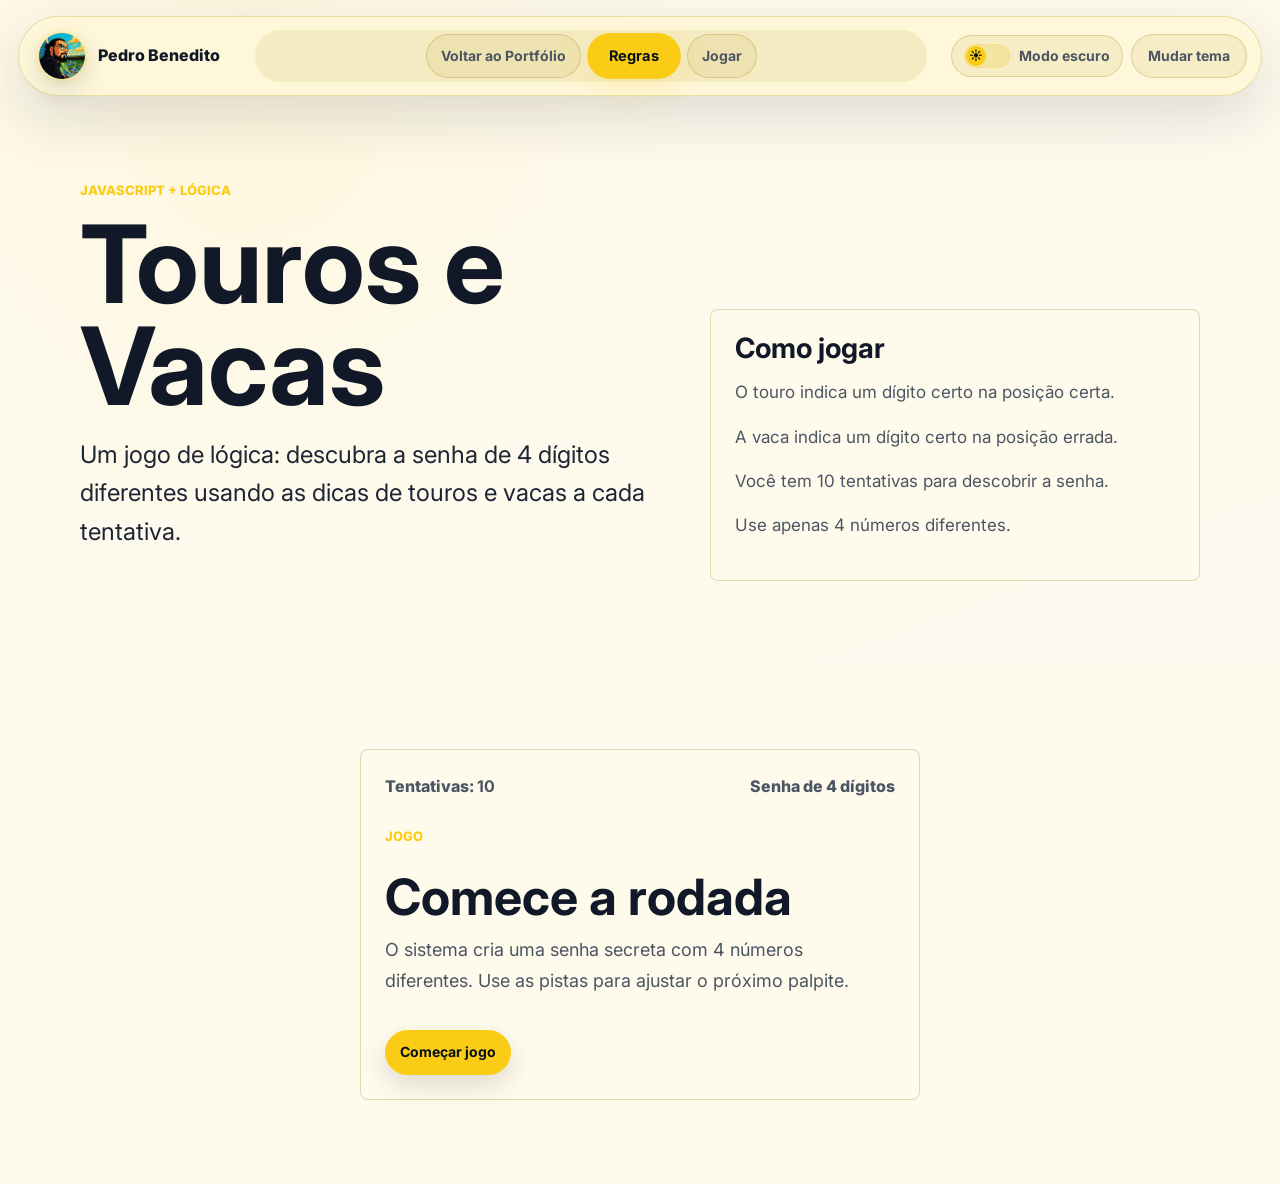
<file: extra/index.html>
<!DOCTYPE html>
<html lang="pt-BR">
<head>
  <meta charset="UTF-8">
  <meta name="viewport" content="width=device-width, initial-scale=1.0">
  <meta name="description" content="Jogo Touros e Vacas criado por Pedro Benedito.">
  <title>Touros e Vacas | Pedro Benedito</title>
  <link rel="preconnect" href="https://fonts.googleapis.com">
  <link rel="preconnect" href="https://fonts.gstatic.com" crossorigin>
  <link href="https://fonts.googleapis.com/css2?family=Inter:wght@400;500;600;700;800&display=swap" rel="stylesheet">
  <link rel="stylesheet" href="../styles.css">
</head>
<body class="game-page">
  <header class="site-header" data-header>
    <a class="brand" href="https://github.com/PedroBenedito1998" target="_blank" rel="noreferrer" aria-label="Abrir GitHub atual de Pedro Benedito">
      <img src="../assets/old/newPROFILE.jpg" alt="Foto de Pedro Benedito">
      <span>Pedro Benedito</span>
    </a>

    <nav class="nav" aria-label="Navegação do jogo">
      <a href="../index.html#projetos">Voltar ao Portfólio</a>
      <a href="#regras">Regras</a>
      <a href="#jogo">Jogar</a>
    </nav>

    <div class="header-controls" aria-label="Opcoes visuais do site">
      <button class="mode-switch" type="button" data-mode-switch role="switch" aria-checked="true" aria-label="Alternar modo escuro">
        <span class="mode-switch-track" aria-hidden="true">
          <span class="mode-switch-thumb" data-mode-icon>☾</span>
        </span>
        <span class="mode-switch-text" data-mode-label>Modo escuro</span>
      </button>
      <button class="theme-button" type="button" data-theme-button aria-label="Mudar cor do site">
        <span>Mudar tema</span>
      </button>
    </div>
  </header>

  <div class="toast" data-mode-toast role="status" aria-live="polite"></div>

  <main>
    <section class="game-hero" id="regras">
      <div class="section-shell game-layout">
        <div>
          <p class="section-kicker">JavaScript + lógica</p>
          <h1>Touros e Vacas</h1>
          <p class="hero-lead">
            Um jogo de lógica: descubra a senha de 4 dígitos diferentes usando as dicas
            de touros e vacas a cada tentativa.
          </p>
        </div>

        <div class="rules-box">
          <h2>Como jogar</h2>
          <p>O touro indica um dígito certo na posição certa.</p>
          <p>A vaca indica um dígito certo na posição errada.</p>
          <p>Você tem 10 tentativas para descobrir a senha.</p>
          <p>Use apenas 4 números diferentes.</p>
        </div>
      </div>
    </section>

    <section class="game-band" id="jogo">
      <div class="section-shell">
        <div class="game-card playfield-card bulls-card">
          <div id="gerarNumeros" class="bulls-start">
            <div class="score-row">
              <span>Tentativas: <strong>10</strong></span>
              <span>Senha de 4 dígitos</span>
            </div>
            <p class="section-kicker">Jogo</p>
            <h2>Comece a rodada</h2>
            <p>O sistema cria uma senha secreta com 4 números diferentes. Use as pistas para ajustar o próximo palpite.</p>
            <div class="hero-actions">
              <button class="button primary playGame" id="playGame">Começar jogo</button>
            </div>
          </div>

          <div class="verificacao" style="display: none">
            <div class="score-row">
              <span>Rodada ativa</span>
              <span>10 tentativas</span>
            </div>
            <label class="game-label" for="senhaDeChute">Seu palpite</label>
            <div class="guess-row">
              <input type="text" id="senhaDeChute" maxlength="4" inputmode="numeric" placeholder="1234">
              <button class="button primary" id="verificarBtn">Verificar</button>
            </div>
            <div id="feedback" class="game-feedback" role="status"></div>
            <div id="resultados" class="resultados"></div>
          </div>
        </div>
      </div>
    </section>
  </main>

  <script src="../script.js"></script>
  <script src="script/script.js"></script>
</body>
</html>
</file>
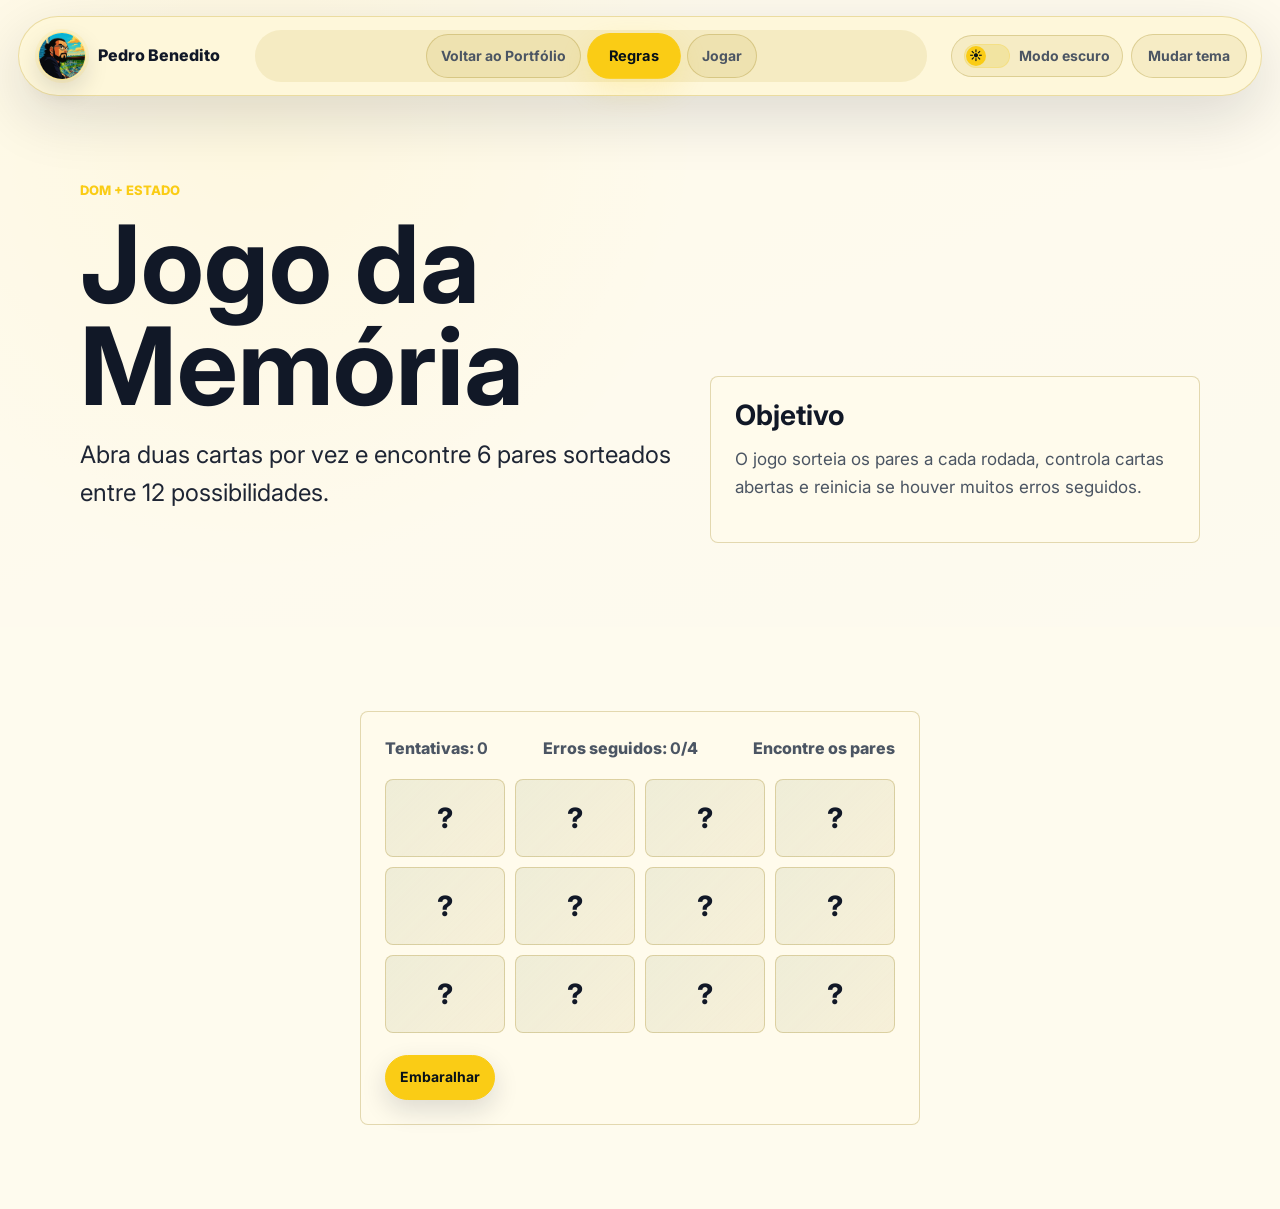
<file: games/memoria/index.html>
<!DOCTYPE html>
<html lang="pt-BR">
<head>
  <meta charset="UTF-8">
  <meta name="viewport" content="width=device-width, initial-scale=1.0">
  <meta name="description" content="Jogo da memória em JavaScript criado por Pedro Benedito.">
  <title>Jogo da Memória | Pedro Benedito</title>
  <link rel="preconnect" href="https://fonts.googleapis.com">
  <link rel="preconnect" href="https://fonts.gstatic.com" crossorigin>
  <link href="https://fonts.googleapis.com/css2?family=Inter:wght@400;500;600;700;800&display=swap" rel="stylesheet">
  <link rel="stylesheet" href="../../styles.css">
</head>
<body class="game-page">
  <header class="site-header" data-header>
    <a class="brand" href="https://github.com/PedroBenedito1998" target="_blank" rel="noreferrer" aria-label="Abrir GitHub atual de Pedro Benedito">
      <img src="../../assets/old/newPROFILE.jpg" alt="Foto de Pedro Benedito">
      <span>Pedro Benedito</span>
    </a>

    <nav class="nav" aria-label="Navegação do jogo">
      <a href="../../index.html#projetos">Voltar ao Portfólio</a>
      <a href="#regras">Regras</a>
      <a href="#jogo">Jogar</a>
    </nav>

    <div class="header-controls" aria-label="Opcoes visuais do site">
      <button class="mode-switch" type="button" data-mode-switch role="switch" aria-checked="true" aria-label="Alternar modo escuro">
        <span class="mode-switch-track" aria-hidden="true">
          <span class="mode-switch-thumb" data-mode-icon>☾</span>
        </span>
        <span class="mode-switch-text" data-mode-label>Modo escuro</span>
      </button>
      <button class="theme-button" type="button" data-theme-button aria-label="Mudar cor do site">
        <span>Mudar tema</span>
      </button>
    </div>
  </header>

  <div class="toast" data-mode-toast role="status" aria-live="polite"></div>

  <main>
    <section class="game-hero" id="regras">
      <div class="section-shell game-layout">
        <div>
          <p class="section-kicker">DOM + estado</p>
          <h1>Jogo da Memória</h1>
          <p class="hero-lead">Abra duas cartas por vez e encontre 6 pares sorteados entre 12 possibilidades.</p>
        </div>
        <div class="rules-box">
          <h2>Objetivo</h2>
          <p>O jogo sorteia os pares a cada rodada, controla cartas abertas e reinicia se houver muitos erros seguidos.</p>
        </div>
      </div>
    </section>

    <section class="game-band" id="jogo">
      <div class="section-shell">
        <div class="game-card playfield-card">
          <div class="score-row">
            <span>Tentativas: <strong data-moves>0</strong></span>
            <span>Erros seguidos: <strong data-errors>0</strong>/4</span>
            <span data-memory-status>Encontre os pares</span>
          </div>
          <div class="memory-grid" data-memory-grid></div>
          <div class="hero-actions">
            <button class="button primary" type="button" data-memory-reset>Embaralhar</button>
          </div>
        </div>
      </div>
    </section>
  </main>

  <script src="../../script.js"></script>
  <script src="script.js"></script>
</body>
</html>
</file>
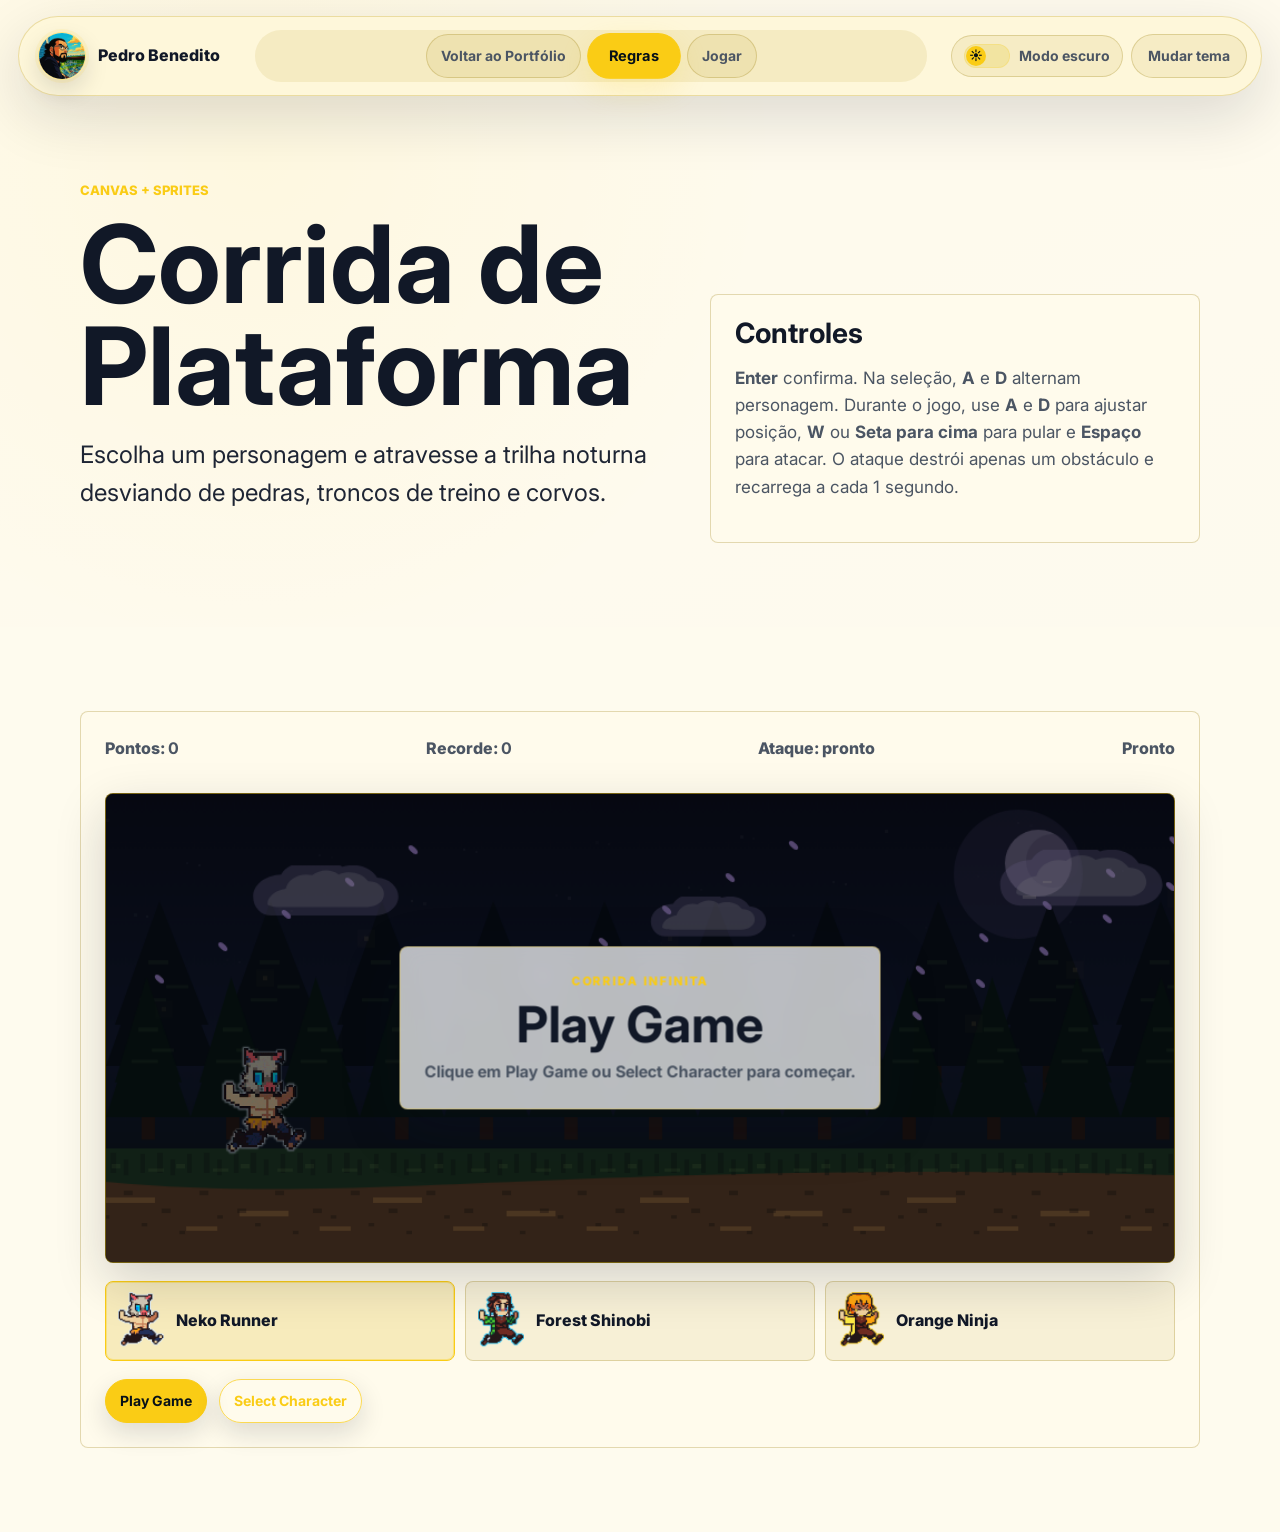
<file: games/plataforma/index.html>
<!DOCTYPE html>
<html lang="pt-BR">
<head>
  <meta charset="UTF-8">
  <meta name="viewport" content="width=device-width, initial-scale=1.0">
  <meta name="description" content="Jogo de plataforma em JavaScript criado por Pedro Benedito.">
  <title>Corrida de Plataforma | Pedro Benedito</title>
  <link rel="preconnect" href="https://fonts.googleapis.com">
  <link rel="preconnect" href="https://fonts.gstatic.com" crossorigin>
  <link href="https://fonts.googleapis.com/css2?family=Inter:wght@400;500;600;700;800&display=swap" rel="stylesheet">
  <link rel="stylesheet" href="../../styles.css">
</head>
<body class="game-page platform-page">
  <header class="site-header" data-header>
    <a class="brand" href="https://github.com/PedroBenedito1998" target="_blank" rel="noreferrer" aria-label="Abrir GitHub atual de Pedro Benedito">
      <img src="../../assets/old/newPROFILE.jpg" alt="Foto de Pedro Benedito">
      <span>Pedro Benedito</span>
    </a>

    <nav class="nav" aria-label="Navegação do jogo">
      <a href="../../index.html#projetos">Voltar ao Portfólio</a>
      <a href="#regras">Regras</a>
      <a href="#jogo">Jogar</a>
    </nav>

    <div class="header-controls" aria-label="Opções visuais do site">
      <button class="mode-switch" type="button" data-mode-switch role="switch" aria-checked="true" aria-label="Alternar modo escuro">
        <span class="mode-switch-track" aria-hidden="true">
          <span class="mode-switch-thumb" data-mode-icon>☾</span>
        </span>
        <span class="mode-switch-text" data-mode-label>Modo escuro</span>
      </button>
      <button class="theme-button" type="button" data-theme-button aria-label="Mudar cor do site">
        <span>Mudar tema</span>
      </button>
    </div>
  </header>

  <div class="toast" data-mode-toast role="status" aria-live="polite"></div>

  <main>
    <section class="game-hero" id="regras">
      <div class="section-shell game-layout">
        <div>
          <p class="section-kicker">Canvas + sprites</p>
          <h1>Corrida de Plataforma</h1>
          <p class="hero-lead">Escolha um personagem e atravesse a trilha noturna desviando de pedras, troncos de treino e corvos.</p>
        </div>
        <div class="rules-box">
          <h2>Controles</h2>
          <p><strong>Enter</strong> confirma. Na seleção, <strong>A</strong> e <strong>D</strong> alternam personagem. Durante o jogo, use <strong>A</strong> e <strong>D</strong> para ajustar posição, <strong>W</strong> ou <strong>Seta para cima</strong> para pular e <strong>Espaço</strong> para atacar. O ataque destrói apenas um obstáculo e recarrega a cada 1 segundo.</p>
        </div>
      </div>
    </section>

    <section class="game-band" id="jogo">
      <div class="section-shell">
        <div class="game-card platform-card">
          <div class="score-row">
            <span>Pontos: <strong data-platform-score>0</strong></span>
            <span>Recorde: <strong data-platform-best>0</strong></span>
            <span data-platform-attack>Ataque: pronto</span>
            <span data-platform-status>Pronto</span>
          </div>

          <div class="platform-stage">
            <canvas class="platform-canvas" width="960" height="420" data-platform-canvas></canvas>
            <div class="platform-overlay" data-platform-overlay>
              <p data-platform-kicker>Corrida infinita</p>
              <h2 data-platform-title>Play Game</h2>
              <span data-platform-help>Comece pela seleção de personagem.</span>
            </div>
          </div>

          <div class="platform-character-strip" data-platform-strip aria-label="Personagens disponíveis"></div>

          <div class="hero-actions platform-actions">
            <button class="button primary" type="button" data-platform-play>Play Game</button>
            <button class="button secondary" type="button" data-platform-select>Select Character</button>
            <button class="button primary" type="button" data-platform-retry hidden>Tentar novamente</button>
            <button class="button secondary" type="button" data-platform-change hidden>Selecionar personagem</button>
          </div>
        </div>
      </div>
    </section>
  </main>

  <script src="../../script.js"></script>
  <script src="script.js"></script>
</body>
</html>
</file>
<file: styles.css>
:root {
  --bg: #09070a;
  --surface: #141014;
  --surface-2: #1f171f;
  --text: #f5f7fb;
  --muted: #c9bfcc;
  --line: rgba(255, 255, 255, 0.12);
  --accent: #facc15;
  --accent-2: #38bdf8;
  --on-accent: #061018;
  --header-bg: rgba(0, 0, 0, 0.56);
  --header-bg-strong: rgba(0, 0, 0, 0.78);
  --header-border: rgba(255, 255, 255, 0.1);
  --soft-control-bg: rgba(255, 255, 255, 0.035);
  --button-bg: rgba(255, 255, 255, 0.03);
  --tag-bg: rgba(255, 255, 255, 0.05);
  --glass-card: rgba(0, 0, 0, 0.34);
  --loader-card-bg: rgba(0, 0, 0, 0.42);
  --hero-grid: rgba(255, 255, 255, 0.07);
  --hero-overlay-a: rgba(0, 0, 0, 0.9);
  --hero-overlay-b: rgba(0, 0, 0, 0.68);
  --hero-overlay-c: rgba(0, 0, 0, 0.44);
  --hero-overlay-end: rgba(0, 0, 0, 0.04);
  --shadow: rgba(0, 0, 0, 0.28);
  --deep-shadow: rgba(0, 0, 0, 0.42);
  --max: 1120px;
}

body[data-theme="blue"] {
  --accent: #38bdf8;
  --accent-2: #f59e0b;
}

body[data-theme="violet"] {
  --accent: #c084fc;
  --accent-2: #38bdf8;
}

body[data-theme="red"] {
  --accent: #fb7185;
  --accent-2: #fbbf24;
}

body[data-theme="green"] {
  --accent: #34d399;
  --accent-2: #f59e0b;
}

body[data-mode="light"] {
  --bg: #f8fafc;
  --surface: color-mix(in srgb, #ffffff 92%, var(--accent) 8%);
  --surface-2: color-mix(in srgb, #edf2f7 86%, var(--accent) 14%);
  --text: #111827;
  --muted: #4b5563;
  --line: color-mix(in srgb, var(--accent) 18%, rgba(17, 24, 39, 0.14));
  --header-bg: color-mix(in srgb, #ffffff 84%, var(--accent) 16%);
  --header-bg-strong: color-mix(in srgb, #ffffff 90%, var(--accent) 10%);
  --header-border: color-mix(in srgb, var(--accent) 22%, rgba(17, 24, 39, 0.1));
  --soft-control-bg: color-mix(in srgb, var(--accent) 9%, rgba(17, 24, 39, 0.04));
  --button-bg: color-mix(in srgb, var(--accent) 7%, rgba(17, 24, 39, 0.035));
  --tag-bg: color-mix(in srgb, var(--accent) 8%, rgba(17, 24, 39, 0.045));
  --glass-card: color-mix(in srgb, #ffffff 78%, var(--accent) 12%);
  --loader-card-bg: color-mix(in srgb, #ffffff 86%, var(--accent) 10%);
  --hero-grid: color-mix(in srgb, var(--accent) 10%, rgba(17, 24, 39, 0.06));
  --hero-overlay-a: rgba(248, 250, 252, 0.92);
  --hero-overlay-b: rgba(248, 250, 252, 0.72);
  --hero-overlay-c: rgba(248, 250, 252, 0.42);
  --hero-overlay-end: rgba(248, 250, 252, 0.08);
  --shadow: rgba(15, 23, 42, 0.14);
  --deep-shadow: rgba(15, 23, 42, 0.18);
}

* {
  box-sizing: border-box;
}

html {
  scroll-behavior: smooth;
  scroll-padding-top: 104px;
}

body {
  position: relative;
  margin: 0;
  overflow-x: hidden;
  background: var(--bg);
  color: var(--text);
  font-family: "Inter", Arial, sans-serif;
  line-height: 1.6;
  transition: background 180ms ease, color 180ms ease;
}

body.is-loading {
  overflow: hidden;
}

.page-loader {
  position: fixed;
  inset: 0;
  z-index: 100;
  display: grid;
  place-items: center;
  background:
    radial-gradient(circle at 50% 42%, color-mix(in srgb, var(--accent) 18%, transparent), transparent 28%),
    color-mix(in srgb, var(--bg) 92%, var(--text) 8%);
  transition: opacity 360ms ease, visibility 360ms ease;
}

.page-loader.is-hidden {
  visibility: hidden;
  opacity: 0;
}

.loader-card {
  display: grid;
  justify-items: center;
  gap: 10px;
  width: min(280px, calc(100% - 48px));
  padding: 26px;
  border: 1px solid color-mix(in srgb, var(--accent) 36%, transparent);
  border-radius: 22px;
  background: var(--loader-card-bg);
  box-shadow:
    0 28px 80px var(--deep-shadow),
    0 0 38px color-mix(in srgb, var(--accent) 16%, transparent);
  backdrop-filter: blur(18px);
}

.loader-card img {
  width: 72px;
  height: 72px;
  object-fit: cover;
  object-position: center 18%;
  border: 2px solid var(--accent);
  border-radius: 50%;
  animation: loaderFloat 900ms ease-in-out infinite alternate;
}

.loader-card span {
  color: var(--accent);
  font-size: 11px;
  font-weight: 900;
  letter-spacing: 0.18em;
  text-transform: uppercase;
}

.loader-card strong {
  color: var(--text);
  font-size: 18px;
}

.loader-bar {
  overflow: hidden;
  width: 100%;
  height: 5px;
  margin-top: 4px;
  border-radius: 999px;
  background: var(--tag-bg);
}

.loader-bar i {
  display: block;
  width: 42%;
  height: 100%;
  border-radius: inherit;
  background: linear-gradient(90deg, transparent, var(--accent), transparent);
  animation: loaderRun 950ms ease-in-out infinite;
}

.pointer-glow {
  position: fixed;
  left: 0;
  top: 0;
  z-index: 35;
  width: 132px;
  height: 132px;
  border-radius: 50%;
  pointer-events: none;
  opacity: 0;
  background:
    radial-gradient(circle, color-mix(in srgb, var(--accent) 34%, transparent) 0 2px, transparent 3px),
    radial-gradient(circle, color-mix(in srgb, var(--accent) 14%, transparent), transparent 68%);
  transition: opacity 140ms ease;
  will-change: transform, opacity;
}

.pointer-glow.is-visible {
  opacity: 1;
}

@keyframes loaderFloat {
  from {
    transform: translateY(0) rotate(-2deg);
  }

  to {
    transform: translateY(-8px) rotate(2deg);
  }
}

@keyframes loaderRun {
  from {
    transform: translateX(-120%);
  }

  to {
    transform: translateX(260%);
  }
}

section {
  scroll-margin-top: 92px;
}

a {
  color: inherit;
  text-decoration: none;
}

button,
input {
  font: inherit;
}

.site-header {
  position: fixed;
  top: 16px;
  left: 50%;
  right: auto;
  z-index: 40;
  display: grid;
  grid-template-columns: auto 1fr auto;
  align-items: center;
  gap: 24px;
  width: min(1280px, calc(100% - 36px));
  padding: 10px 14px;
  border-radius: 999px;
  background: var(--header-bg);
  border-bottom: 1px solid var(--line);
  border: 1px solid var(--header-border);
  box-shadow: 0 20px 60px var(--shadow);
  transform: translateX(-50%);
}

.site-header.is-scrolled {
  background: var(--header-bg-strong);
  border-color: color-mix(in srgb, var(--accent) 20%, transparent);
}

.brand {
  display: inline-flex;
  align-items: center;
  gap: 12px;
  min-width: 0;
  padding: 4px 10px 4px 4px;
  border: 1px solid transparent;
  border-radius: 999px;
  color: var(--text);
  font-weight: 800;
  letter-spacing: 0;
  transition: color 160ms ease, border-color 160ms ease, background 160ms ease, transform 160ms ease;
}

.brand img {
  width: 48px;
  height: 48px;
  object-fit: cover;
  object-position: center 18%;
  border: 1px solid color-mix(in srgb, var(--accent) 46%, white 12%);
  border-radius: 50%;
  box-shadow:
    0 0 0 3px color-mix(in srgb, var(--accent) 10%, transparent),
    0 10px 24px var(--shadow);
  transition: transform 180ms ease, border-color 180ms ease, box-shadow 180ms ease;
}

.brand span {
  position: relative;
}

.brand span::after {
  content: "";
  position: absolute;
  left: 0;
  right: 0;
  bottom: -5px;
  height: 2px;
  border-radius: 999px;
  background: var(--accent);
  transform: scaleX(0);
  transform-origin: left;
  transition: transform 180ms ease;
}

.brand:hover {
  color: var(--text);
  border-color: color-mix(in srgb, var(--accent) 34%, transparent);
  background: color-mix(in srgb, var(--accent) 8%, transparent);
  transform: translateY(-1px);
}

.brand:hover img {
  transform: scale(1.06) rotate(-2deg);
  border-color: color-mix(in srgb, var(--accent) 80%, white 10%);
  box-shadow:
    0 0 0 4px color-mix(in srgb, var(--accent) 14%, transparent),
    0 14px 30px var(--shadow);
}

.brand:hover span::after {
  transform: scaleX(1);
}

.nav {
  display: flex;
  justify-content: center;
  gap: 8px;
  padding: 4px;
  border-radius: 999px;
  background: var(--soft-control-bg);
}

.nav a,
.button,
.theme-button,
.header-action,
.mode-switch {
  border: 1px solid var(--line);
  border-radius: 999px;
  padding: 10px 14px;
  color: var(--muted);
  background: var(--button-bg);
  font-weight: 700;
  font-size: 14px;
  cursor: pointer;
  transition: color 160ms ease, border-color 160ms ease, background 160ms ease, transform 160ms ease;
}

.button:hover,
.theme-button:hover,
.header-action:hover,
.mode-switch:hover {
  color: var(--on-accent);
  border-color: var(--accent);
  background: var(--accent);
}

.nav a:not(.is-active):hover {
  color: var(--accent);
  border-color: color-mix(in srgb, var(--accent) 70%, transparent);
  background: color-mix(in srgb, var(--accent) 10%, transparent);
  box-shadow: inset 0 0 0 1px color-mix(in srgb, var(--accent) 12%, transparent);
}

.nav a.is-active {
  color: var(--on-accent);
  border-color: var(--accent);
  background: var(--accent);
  padding-inline: 20px;
  transform: scale(1.04);
  box-shadow: 0 10px 28px color-mix(in srgb, var(--accent) 18%, transparent);
}

.nav a.is-active:hover {
  transform: scale(1.06);
}

.header-controls {
  display: inline-flex;
  align-items: center;
  gap: 8px;
  justify-self: end;
}

.theme-button {
  display: inline-flex;
  align-items: center;
  gap: 8px;
  padding: 10px 16px;
}

.mode-switch {
  display: inline-flex;
  align-items: center;
  gap: 9px;
  padding: 8px 12px;
}

.mode-switch-track {
  position: relative;
  display: inline-flex;
  align-items: center;
  width: 46px;
  height: 24px;
  padding: 2px;
  border-radius: 999px;
  background: color-mix(in srgb, var(--surface-2) 72%, var(--accent) 28%);
  box-shadow: inset 0 0 0 1px color-mix(in srgb, var(--accent) 20%, transparent);
}

.mode-switch-thumb {
  display: grid;
  place-items: center;
  width: 20px;
  height: 20px;
  border-radius: 50%;
  color: var(--on-accent);
  background: var(--accent);
  font-size: 13px;
  font-weight: 900;
  line-height: 1;
  transform: translateX(20px);
  transition: transform 180ms ease, background 180ms ease, color 180ms ease;
}

body[data-mode="light"] .mode-switch-thumb {
  transform: translateX(0);
}

.mode-switch-text {
  white-space: nowrap;
}

.header-action {
  display: inline-flex;
  align-items: center;
  justify-content: center;
  width: fit-content;
}

.theme-fab {
  display: none;
}

.toast {
  position: fixed;
  top: 94px;
  right: 22px;
  z-index: 80;
  max-width: min(320px, calc(100% - 44px));
  padding: 12px 16px;
  border: 1px solid color-mix(in srgb, var(--accent) 42%, transparent);
  border-radius: 999px;
  color: var(--text);
  background: var(--header-bg-strong);
  box-shadow: 0 18px 42px var(--shadow);
  font-size: 14px;
  font-weight: 800;
  opacity: 0;
  pointer-events: none;
  transform: translateY(-8px);
  transition: opacity 180ms ease, transform 180ms ease;
}

.toast.is-visible {
  opacity: 1;
  transform: translateY(0);
}

.hero {
  position: relative;
  min-height: 100svh;
  display: flex;
  align-items: end;
  overflow: hidden;
}

.hero-bg {
  position: absolute;
  inset: 0;
  opacity: 0.78;
  background:
    radial-gradient(circle at 18% 18%, color-mix(in srgb, var(--accent) 24%, transparent), transparent 30%),
    radial-gradient(circle at 78% 22%, color-mix(in srgb, var(--accent-2) 16%, transparent), transparent 26%),
    linear-gradient(135deg, color-mix(in srgb, var(--surface) 78%, var(--text) 22%), var(--bg));
}

.hero-bg::after {
  content: "";
  position: absolute;
  inset: 0;
  opacity: 0.24;
  background-image:
    linear-gradient(var(--hero-grid) 1px, transparent 1px),
    linear-gradient(90deg, var(--hero-grid) 1px, transparent 1px);
  background-size: 44px 44px;
}

.hero-overlay {
  position: absolute;
  inset: 0;
  background:
    linear-gradient(90deg, var(--hero-overlay-a), var(--hero-overlay-b) 50%, var(--hero-overlay-c)),
    linear-gradient(0deg, var(--bg), var(--hero-overlay-end) 48%);
}

.hero-content {
  position: relative;
  display: grid;
  grid-template-columns: minmax(0, 1fr) minmax(280px, 420px);
  align-items: end;
  gap: clamp(34px, 7vw, 96px);
  width: min(var(--max), calc(100% - 36px));
  margin: 0 auto;
  padding: 170px 0 82px;
}

.hero-copy {
  min-width: 0;
}

.hero-side {
  display: grid;
  align-content: end;
  justify-items: start;
  gap: 18px;
}

.eyebrow,
.section-kicker,
.project-tag {
  margin: 0 0 12px;
  color: var(--accent);
  font-size: 13px;
  font-weight: 800;
  letter-spacing: 0;
  text-transform: uppercase;
}

h1,
h2,
h3,
p {
  margin-top: 0;
}

h1 {
  max-width: 760px;
  margin-bottom: 18px;
  font-size: clamp(52px, 9vw, 108px);
  line-height: 0.95;
  letter-spacing: 0;
}

h2 {
  margin-bottom: 0;
  font-size: clamp(30px, 4vw, 50px);
  line-height: 1.05;
  letter-spacing: 0;
}

h3 {
  margin-bottom: 10px;
  font-size: 24px;
  line-height: 1.18;
}

.hero-subtitle {
  margin: 0 0 24px;
  color: color-mix(in srgb, var(--text) 80%, var(--accent) 20%);
  font-size: clamp(18px, 2.1vw, 30px);
  font-weight: 300;
  letter-spacing: 0.34em;
  text-transform: uppercase;
}

.hero-lead {
  max-width: 720px;
  margin-bottom: 30px;
  color: color-mix(in srgb, var(--text) 78%, var(--muted) 22%);
  font-size: clamp(18px, 2.2vw, 24px);
}

.hero-portrait {
  width: min(176px, 42vw);
  aspect-ratio: 1;
  margin-left: 28px;
  border: 1px solid color-mix(in srgb, var(--accent) 42%, transparent);
  border-radius: 50%;
  background: var(--surface);
  object-fit: cover;
  object-position: center 18%;
  box-shadow:
    0 24px 60px var(--shadow),
    0 0 34px color-mix(in srgb, var(--accent) 22%, transparent);
  animation: profileFloat 5.4s ease-in-out infinite;
  will-change: transform;
}

.hero-card {
  position: relative;
  margin-bottom: 12px;
  padding: 26px;
  border: 1px solid color-mix(in srgb, var(--accent) 24%, transparent);
  border-radius: 22px;
  background: var(--glass-card);
  box-shadow:
    0 24px 70px var(--shadow),
    inset 0 1px 0 rgba(255, 255, 255, 0.06);
}

.hero-card::after {
  content: "";
  position: absolute;
  left: 26px;
  top: 28px;
  bottom: 28px;
  width: 4px;
  border-radius: 999px;
  background: var(--accent);
  box-shadow: 0 0 24px color-mix(in srgb, var(--accent) 42%, transparent);
}

.hero-card span,
.hero-card p,
.hero-card-tags {
  position: relative;
  z-index: 1;
}

.hero-card span {
  display: block;
  margin: 0 0 12px 18px;
  color: var(--accent);
  font-size: 12px;
  font-weight: 900;
  letter-spacing: 0.12em;
  text-transform: uppercase;
}

.hero-card p {
  margin: 0 0 18px 18px;
  color: color-mix(in srgb, var(--text) 84%, var(--muted) 16%);
  font-size: 18px;
}

.hero-card-tags {
  display: flex;
  flex-wrap: wrap;
  gap: 8px;
  margin-left: 18px;
}

.hero-card-tags b {
  padding: 6px 9px;
  border: 1px solid var(--line);
  border-radius: 999px;
  color: var(--muted);
  background: var(--tag-bg);
  font-size: 11px;
}

.hero-actions,
.project-actions {
  display: flex;
  flex-wrap: wrap;
  gap: 12px;
}

.button {
  display: inline-flex;
  align-items: center;
  justify-content: center;
  width: fit-content;
  gap: 8px;
  box-shadow: 0 10px 26px var(--shadow);
}

.button.primary {
  background: var(--accent);
  border-color: var(--accent);
  color: var(--on-accent);
}

.button.secondary {
  background: transparent;
  color: var(--accent);
  border-color: color-mix(in srgb, var(--accent) 72%, white 10%);
}

.button.primary:hover {
  color: var(--on-accent);
  background: var(--accent);
  border-color: var(--accent);
}

.button.secondary:hover {
  color: var(--accent);
  background: color-mix(in srgb, var(--accent) 10%, transparent);
  border-color: var(--accent);
  box-shadow:
    inset 0 0 0 1px color-mix(in srgb, var(--accent) 18%, transparent),
    0 10px 26px var(--shadow);
}

.button.small {
  padding: 8px 12px;
}

.project-notes + .button {
  margin-top: 18px;
}

.project-actions .button,
.game-tile .button {
  min-width: 92px;
  border-radius: 6px;
  text-transform: uppercase;
  letter-spacing: 0.04em;
  font-size: 12px;
}

.project-actions .button::after,
.game-tile .button::after,
.header-action::after,
.contact-links a::after {
  content: ">";
  font-weight: 900;
  opacity: 0.82;
}

.section-shell {
  width: min(var(--max), calc(100% - 36px));
  margin: 0 auto;
  padding: 84px 0;
}

.projects-band,
.contact-band {
  background: color-mix(in srgb, var(--bg) 88%, var(--text) 12%);
}

.skills-band,
.experience-band {
  background: color-mix(in srgb, var(--surface) 90%, var(--bg) 10%);
}

.about-grid,
.contact-grid {
  display: grid;
  grid-template-columns: minmax(0, 1fr) minmax(0, 1fr);
  gap: 52px;
  align-items: center;
}

.about-copy p,
.contact-grid p,
.section-heading p,
.project-summary,
.timeline-card p,
.civic-showcase p,
.rules-box p,
.game-feedback {
  color: var(--muted);
  font-size: 17px;
}

@keyframes profileFloat {
  0%,
  100% {
    transform: translateY(0);
  }

  50% {
    transform: translateY(-8px);
  }
}

.quick-facts,
.project-notes {
  display: flex;
  flex-wrap: wrap;
  gap: 8px;
  margin-top: 22px;
}

.quick-facts span,
.project-notes span {
  border: 1px solid var(--line);
  border-radius: 6px;
  padding: 6px 9px;
  color: var(--muted);
  background: var(--button-bg);
  font-size: 12px;
  font-weight: 800;
  cursor: default;
}

.project-notes span {
  border-color: transparent;
  color: color-mix(in srgb, var(--muted) 86%, var(--text) 14%);
}

.section-heading {
  max-width: 820px;
  margin-bottom: 32px;
}

.compact-heading p {
  max-width: 720px;
  margin-top: 16px;
}

.skills-grid,
.timeline-grid {
  display: grid;
  grid-template-columns: repeat(4, minmax(0, 1fr));
  gap: 14px;
}

.timeline-grid {
  grid-template-columns: repeat(4, minmax(0, 1fr));
}

.skill-card,
.timeline-card,
.project-row,
.game-tile,
.applied-card,
.civic-showcase,
.contact-links a,
.rules-box,
.game-card {
  border: 1px solid var(--line);
  border-radius: 8px;
  background: var(--surface);
}

.skill-card,
.timeline-card,
.project-row,
.game-tile,
.applied-card,
.civic-showcase,
.contact-links a {
  position: relative;
  overflow: hidden;
  transition: transform 180ms ease, border-color 180ms ease, box-shadow 180ms ease, background 180ms ease;
}

.skill-card:hover,
.timeline-card:hover,
.project-row:hover,
.game-tile:hover,
.applied-card:hover,
.civic-showcase:hover,
.contact-links a:hover {
  transform: translateY(-3px);
  border-color: color-mix(in srgb, var(--accent) 70%, white 10%);
  background: color-mix(in srgb, var(--surface) 78%, var(--accent) 22%);
  box-shadow: 0 18px 50px var(--shadow);
}

.project-row:hover .project-info,
.game-tile:hover .game-tile-body {
  background: color-mix(in srgb, var(--surface) 76%, var(--accent) 24%);
}

.button:hover,
.filter-button:hover,
.theme-button:hover,
.theme-fab:hover {
  transform: translateY(-2px);
}

.quick-facts span:hover,
.project-notes span:hover {
  color: var(--text);
  border-color: color-mix(in srgb, var(--accent) 56%, transparent);
  background: color-mix(in srgb, var(--accent) 10%, transparent);
}

.nav a:focus-visible,
.button:focus-visible,
.theme-button:focus-visible,
.theme-fab:focus-visible,
.header-action:focus-visible,
.brand:focus-visible,
.filter-button:focus-visible,
.contact-links a:focus-visible,
.game-control:focus-visible,
.memory-card:focus-visible,
.guess-row input:focus-visible {
  outline: 3px solid color-mix(in srgb, var(--accent) 80%, white 20%);
  outline-offset: 3px;
}

.button:active,
.theme-button:active,
.theme-fab:active,
.filter-button:active,
.game-control:active,
.memory-card:active {
  transform: translateY(1px);
}

.reveal-card {
  opacity: 0;
  transform: translateY(18px);
}

.reveal-card.is-visible {
  opacity: 1;
  transform: translateY(0);
}

.reveal-card.is-visible:hover {
  transform: translateY(-3px);
}

.skill-card,
.timeline-card {
  min-height: 190px;
  padding: 22px;
}

.timeline-card span {
  display: inline-block;
  margin-bottom: 12px;
  color: var(--accent);
  font-size: 13px;
  font-weight: 800;
  text-transform: uppercase;
}

.empty-slot {
  border-style: dashed;
  background: color-mix(in srgb, var(--surface) 72%, transparent);
}

.project-list {
  display: grid;
  gap: 18px;
}

.filter-bar {
  display: flex;
  flex-wrap: wrap;
  gap: 10px;
  margin: 0 0 22px;
}

.filter-button {
  border: 1px solid var(--line);
  border-radius: 999px;
  padding: 9px 13px;
  color: var(--muted);
  background: var(--button-bg);
  cursor: pointer;
  font-weight: 800;
}

.filter-button.is-active {
  color: var(--on-accent);
  border-color: var(--accent);
  background: var(--accent);
}

.filter-button:not(.is-active):hover {
  color: var(--accent);
  border-color: color-mix(in srgb, var(--accent) 70%, transparent);
  background: color-mix(in srgb, var(--accent) 10%, transparent);
  box-shadow: inset 0 0 0 1px color-mix(in srgb, var(--accent) 12%, transparent);
}

.project-row.is-hidden,
.game-tile.is-hidden {
  display: none;
}

.project-row {
  display: grid;
  grid-template-columns: minmax(260px, 0.92fr) minmax(0, 1.08fr);
  overflow: hidden;
}

.project-preview {
  width: 100%;
  min-height: 310px;
  border: 0;
  background: var(--surface-2);
}

.project-info {
  display: flex;
  flex-direction: column;
  justify-content: center;
  padding: clamp(22px, 4vw, 36px);
}

.project-actions {
  margin-top: 24px;
}

.video-media {
  padding: 0;
  background: color-mix(in srgb, var(--bg) 88%, black 12%);
}

.video-media video {
  width: 100%;
  height: 100%;
  min-height: 310px;
  object-fit: cover;
  display: block;
}

.code-preview {
  display: grid;
  align-content: center;
  justify-items: start;
  gap: 12px;
  padding: 28px;
  background:
    radial-gradient(circle at 22% 18%, color-mix(in srgb, var(--accent) 24%, transparent), transparent 34%),
    linear-gradient(135deg, color-mix(in srgb, var(--surface-2) 86%, var(--accent-2) 14%), color-mix(in srgb, var(--surface-2) 82%, var(--bg) 18%));
}

.code-preview span {
  color: var(--accent);
  font-size: 13px;
  font-weight: 900;
  letter-spacing: 0.14em;
  text-transform: uppercase;
}

.code-preview strong {
  color: var(--text);
  font-size: clamp(36px, 5vw, 68px);
  line-height: 0.95;
}

.code-preview em {
  max-width: 28ch;
  color: var(--muted);
  font-style: normal;
  font-weight: 700;
}

.automation-symbol {
  width: min(72%, 280px);
  max-height: 190px;
  margin-bottom: 8px;
  overflow: visible;
  filter: drop-shadow(0 22px 38px var(--deep-shadow));
}

.bot-window,
.script-window {
  fill: color-mix(in srgb, var(--surface) 72%, transparent);
  stroke: color-mix(in srgb, var(--accent) 58%, transparent);
  stroke-width: 3;
}

.bot-eye,
.bot-signal,
.gamepad-dot {
  fill: var(--accent);
}

.bot-mouth,
.bot-antenna,
.chat-line,
.music-note,
.script-line,
.target-ring,
.target-cross {
  fill: none;
  stroke: color-mix(in srgb, var(--text) 82%, transparent);
  stroke-width: 8;
  stroke-linecap: round;
  stroke-linejoin: round;
}

.bot-antenna,
.chat-line,
.music-note,
.accent-script-line,
.target-cross {
  stroke: var(--accent);
}

.music-note {
  stroke-width: 6;
}

.script-line,
.target-ring {
  stroke-width: 7;
}

.gamepad-body {
  fill: color-mix(in srgb, var(--accent-2) 46%, var(--surface) 54%);
  stroke: color-mix(in srgb, var(--text) 48%, transparent);
  stroke-width: 3;
  stroke-linejoin: round;
}

.game-media {
  display: flex;
  align-items: end;
  padding: 22px;
  background:
    linear-gradient(135deg, color-mix(in srgb, var(--accent) 26%, transparent), transparent 64%),
    var(--surface-2);
}

.game-media span {
  font-weight: 800;
  color: var(--text);
  text-shadow: 0 2px 16px var(--shadow);
}

.games-grid,
.applied-grid {
  display: grid;
  grid-template-columns: repeat(3, minmax(0, 1fr));
  gap: 18px;
}

.project-games {
  margin-top: 18px;
}

.game-tile,
.applied-card {
  overflow: hidden;
}

.game-cover {
  min-height: 190px;
  position: relative;
  display: grid;
  place-items: center;
  overflow: hidden;
  padding: 20px;
  background: var(--surface-2);
}

.game-symbol {
  width: min(68%, 250px);
  max-height: 138px;
  overflow: visible;
  filter: drop-shadow(0 18px 32px var(--deep-shadow));
}

.symbol-panel,
.memory-mini-card {
  fill: color-mix(in srgb, var(--surface) 68%, transparent);
  stroke: color-mix(in srgb, var(--accent) 54%, transparent);
  stroke-width: 2;
}

.symbol-dot {
  fill: color-mix(in srgb, var(--text) 76%, transparent);
}

.accent-dot,
.accent-card {
  fill: color-mix(in srgb, var(--accent) 78%, transparent);
}

.symbol-line {
  fill: none;
  stroke: color-mix(in srgb, var(--text) 82%, transparent);
  stroke-width: 8;
  stroke-linecap: round;
  stroke-linejoin: round;
}

.accent-line {
  stroke: var(--accent);
}

.bulls-cover {
  background:
    linear-gradient(135deg, color-mix(in srgb, var(--accent-2) 38%, transparent), color-mix(in srgb, var(--bg) 76%, transparent)),
    repeating-linear-gradient(45deg, rgba(255, 255, 255, 0.08) 0 1px, transparent 1px 18px);
}

.memory-cover {
  background:
    linear-gradient(135deg, rgba(56, 189, 248, 0.76), color-mix(in srgb, var(--surface-2) 82%, var(--bg) 18%)),
    radial-gradient(circle at 28% 30%, rgba(255, 255, 255, 0.22), transparent 24%);
}

.platform-cover {
  background:
    radial-gradient(circle at 78% 26%, color-mix(in srgb, var(--accent) 40%, transparent), transparent 22%),
    linear-gradient(135deg, color-mix(in srgb, var(--accent-2) 60%, var(--surface) 40%), color-mix(in srgb, var(--bg) 82%, var(--accent) 18%));
}

.platform-hill {
  fill: color-mix(in srgb, var(--accent-2) 40%, var(--bg) 60%);
}

.platform-ground {
  fill: color-mix(in srgb, var(--text) 72%, transparent);
}

.platform-sun,
.platform-obstacle {
  fill: var(--accent);
}

.platform-runner {
  fill: none;
  stroke: color-mix(in srgb, var(--text) 88%, transparent);
  stroke-width: 9;
  stroke-linecap: round;
  stroke-linejoin: round;
}

.game-tile-body,
.applied-card {
  padding: 22px;
}

.game-tile-body p,
.applied-card p {
  color: var(--muted);
}

.applied-card span {
  display: inline-block;
  margin-bottom: 12px;
  color: var(--accent);
  font-size: 13px;
  font-weight: 800;
  text-transform: uppercase;
}

.civic-showcase {
  display: grid;
  grid-template-columns: minmax(280px, 0.92fr) minmax(0, 1.08fr);
  gap: 28px;
  align-items: center;
  margin-top: 18px;
  padding: 18px;
}

.civic-gallery {
  display: grid;
  grid-template-columns: repeat(2, minmax(0, 1fr));
  gap: 6px;
}

.civic-gallery img {
  width: 100%;
  height: 160px;
  object-fit: cover;
  border-radius: 6px;
}

.contact-links {
  display: grid;
  gap: 12px;
}

.contact-links a {
  display: flex;
  align-items: center;
  gap: 12px;
  padding: 16px 18px;
  color: var(--text);
  font-weight: 700;
  overflow-wrap: anywhere;
}

.contact-links img {
  width: 24px;
  height: 24px;
  object-fit: contain;
}

.contact-icon {
  width: 24px;
  height: 24px;
  flex: 0 0 24px;
}

.whatsapp-icon circle {
  fill: color-mix(in srgb, #25d366 84%, var(--accent) 16%);
}

.whatsapp-icon path:first-of-type {
  fill: none;
  stroke: #061018;
  stroke-width: 1.7;
}

.whatsapp-icon path:last-of-type {
  fill: #061018;
}

.contact-links a:hover {
  border-color: var(--accent);
}

.site-footer {
  display: flex;
  justify-content: space-between;
  gap: 18px;
  padding: 24px clamp(18px, 4vw, 54px);
  color: var(--muted);
  border-top: 1px solid var(--line);
  background: color-mix(in srgb, var(--bg) 92%, var(--surface) 8%);
}

.game-page {
  background:
    radial-gradient(circle at 20% 10%, color-mix(in srgb, var(--accent) 18%, transparent), transparent 30%),
    linear-gradient(160deg, var(--surface), var(--bg));
}

.game-hero {
  padding-top: 96px;
  background: color-mix(in srgb, var(--surface) 68%, transparent);
}

.game-layout,
.game-panel {
  display: grid;
  grid-template-columns: minmax(0, 1.1fr) minmax(280px, 0.9fr);
  gap: 32px;
  align-items: end;
}

.game-panel {
  grid-template-columns: minmax(260px, 0.8fr) minmax(0, 1.2fr);
  align-items: start;
}

.rules-box,
.game-card {
  padding: 24px;
}

.platform-page .game-hero h1 {
  max-width: 10ch;
}

.platform-card {
  display: grid;
  gap: 18px;
}

.platform-stage {
  position: relative;
  overflow: hidden;
  border: 1px solid color-mix(in srgb, var(--accent) 34%, var(--line));
  border-radius: 8px;
  background: #05070d;
  box-shadow: 0 18px 50px var(--deep-shadow);
}

.platform-canvas {
  display: block;
  width: 100%;
  aspect-ratio: 16 / 7;
  height: auto;
}

.platform-overlay {
  position: absolute;
  left: 50%;
  top: 50%;
  display: grid;
  gap: 8px;
  min-width: min(360px, calc(100% - 32px));
  padding: 24px;
  border: 1px solid color-mix(in srgb, var(--accent) 32%, transparent);
  border-radius: 8px;
  background: color-mix(in srgb, var(--bg) 74%, transparent);
  box-shadow: 0 18px 60px var(--deep-shadow);
  text-align: center;
  transform: translate(-50%, -50%);
  backdrop-filter: blur(12px);
}

.platform-overlay[hidden] {
  display: none;
}

.platform-overlay p {
  margin: 0;
  color: var(--accent);
  font-size: 12px;
  font-weight: 800;
  letter-spacing: 0.16em;
  text-transform: uppercase;
}

.platform-overlay h2 {
  margin: 0;
}

.platform-overlay span {
  color: var(--muted);
  font-weight: 700;
}

.platform-character-strip {
  display: grid;
  grid-template-columns: repeat(3, minmax(0, 1fr));
  gap: 10px;
}

.platform-character {
  display: grid;
  grid-template-columns: auto minmax(0, 1fr);
  gap: 10px;
  align-items: center;
  min-height: 76px;
  padding: 10px;
  border: 1px solid var(--line);
  border-radius: 8px;
  color: var(--text);
  background: var(--button-bg);
  cursor: pointer;
  font-weight: 800;
  text-align: left;
}

.platform-character img {
  width: 50px;
  height: 58px;
  object-fit: contain;
}

.platform-character span {
  overflow-wrap: anywhere;
}

.platform-character:hover,
.platform-character.is-selected {
  border-color: var(--accent);
  background: color-mix(in srgb, var(--accent) 14%, var(--button-bg));
}

.platform-character.is-selected {
  box-shadow: inset 0 0 0 1px color-mix(in srgb, var(--accent) 36%, transparent);
}

.platform-actions .button[hidden] {
  display: none;
}

.rules-box h2 {
  margin-bottom: 16px;
  font-size: 28px;
}

.game-band {
  background: color-mix(in srgb, var(--surface) 92%, var(--bg) 8%);
}

.game-label {
  display: block;
  margin-bottom: 8px;
  color: var(--muted);
  font-weight: 700;
}

.guess-row {
  display: flex;
  gap: 10px;
  flex-wrap: wrap;
}

.guess-row input {
  width: 150px;
  border: 1px solid var(--line);
  border-radius: 8px;
  background: color-mix(in srgb, var(--surface) 94%, var(--bg) 6%);
  color: var(--text);
  padding: 11px 12px;
  font-size: 18px;
  font-weight: 800;
}

.game-feedback {
  min-height: 28px;
  margin-top: 16px;
  font-weight: 800;
}

.game-feedback[data-type="error"] {
  color: #fb7185;
}

.game-feedback[data-type="ok"] {
  color: #22c55e;
}

.resultados {
  display: grid;
  gap: 10px;
  margin-top: 18px;
}

.result-row {
  display: flex;
  align-items: center;
  gap: 8px;
  border: 1px solid var(--line);
  border-radius: 8px;
  padding: 10px;
  background: var(--button-bg);
}

.result-row span {
  min-width: 88px;
  font-weight: 800;
}

.result-row img {
  width: 34px;
  height: 34px;
  object-fit: cover;
  border-radius: 6px;
}

.playfield-card {
  max-width: 560px;
  margin: 0 auto;
}

.bulls-card {
  display: grid;
  gap: 18px;
}

.bulls-start {
  display: grid;
  gap: 12px;
}

.bulls-start p:not(.section-kicker) {
  color: var(--muted);
  font-size: 18px;
  line-height: 1.7;
}

.bulls-card .hero-actions {
  margin-top: 4px;
}

.score-row {
  display: flex;
  flex-wrap: wrap;
  justify-content: space-between;
  gap: 12px;
  margin-bottom: 14px;
  color: var(--muted);
  font-weight: 800;
}

.score-row span {
  white-space: nowrap;
}

.game-controls {
  display: grid;
  grid-template-columns: repeat(3, 52px);
  justify-content: center;
  gap: 8px;
  margin-top: 16px;
}

.game-control {
  width: 52px;
  height: 44px;
  border: 1px solid var(--line);
  border-radius: 8px;
  color: var(--text);
  background: var(--button-bg);
  cursor: pointer;
  font-weight: 800;
}

.game-control[data-dir="up"] {
  grid-column: 2;
}

.game-control[data-dir="left"] {
  grid-column: 1;
}

.game-control[data-dir="right"] {
  grid-column: 3;
}

.game-control[data-dir="down"] {
  grid-column: 2;
}

.memory-grid {
  display: grid;
  grid-template-columns: repeat(4, minmax(62px, 1fr));
  gap: 10px;
  margin-top: 18px;
}

.memory-grid + .hero-actions {
  margin-top: 22px;
}

.memory-card {
  min-height: 78px;
  border: 1px solid var(--line);
  border-radius: 8px;
  color: var(--text);
  background: linear-gradient(135deg, var(--surface-2), var(--button-bg));
  cursor: pointer;
  font-size: 28px;
  font-weight: 800;
}

.memory-card.is-open,
.memory-card.is-found {
  color: var(--on-accent);
  border-color: var(--accent);
  background: var(--accent);
}

.memory-card.is-found {
  opacity: 0.72;
}

@media (prefers-reduced-motion: reduce) {
  html {
    scroll-behavior: auto;
  }

  *,
  *::before,
  *::after {
    transition-duration: 0.01ms !important;
    animation-duration: 0.01ms !important;
  }

  .reveal-card {
    opacity: 1;
    transform: none;
  }

  .hero-portrait {
    animation: none !important;
    will-change: auto;
  }
}

@media (max-width: 900px) {
  .site-header {
    grid-template-columns: minmax(0, 1fr) auto;
    gap: 12px;
    border-radius: 24px;
  }

  .brand span {
    display: none;
  }

  .nav {
    grid-column: 1 / -1;
    grid-row: 2;
    min-width: 0;
    max-width: 100%;
    justify-content: start;
    overflow-x: auto;
    padding-bottom: 2px;
    scrollbar-width: none;
  }

  .nav::-webkit-scrollbar {
    display: none;
  }

  .header-controls {
    grid-column: 2;
    grid-row: 1;
    justify-self: end;
  }

  .hero {
    min-height: auto;
  }

  .hero-content {
    grid-template-columns: 1fr;
    padding-top: 205px;
  }

  .hero-card {
    max-width: 620px;
    margin-bottom: 0;
  }

  .hero-side {
    justify-items: start;
  }

  .about-grid,
  .contact-grid,
  .project-row,
  .civic-showcase,
  .game-layout,
  .game-panel {
    grid-template-columns: 1fr;
  }

  .skills-grid,
  .timeline-grid,
  .games-grid,
  .applied-grid {
    grid-template-columns: repeat(2, minmax(0, 1fr));
  }
}

@media (max-width: 560px) {
  section {
    scroll-margin-top: 154px;
  }

  .nav a,
  .theme-button,
  .mode-switch {
    padding: 8px 10px;
    font-size: 13px;
  }

  .site-header {
    top: 10px;
    left: 10px;
    right: 10px;
    width: auto;
    padding: 8px;
    transform: none;
  }

  .header-controls {
    gap: 8px;
  }

  .mode-switch {
    padding: 7px;
  }

  .mode-switch-text {
    display: none;
  }

  .toast {
    top: 142px;
    right: 14px;
    font-size: 13px;
  }

  .theme-fab {
    display: none;
  }

  .hero-content {
    width: min(var(--max), calc(100% - 28px));
    padding: 190px 0 58px;
  }

  .hero-subtitle {
    max-width: 19ch;
    font-size: 16px;
    line-height: 1.55;
    letter-spacing: 0.18em;
  }

  h1 {
    max-width: 8ch;
    font-size: 44px;
  }

  .hero-lead {
    max-width: 31ch;
    font-size: 16px;
  }

  .hero-side {
    justify-items: center;
  }

  .hero-portrait {
    width: min(158px, 54vw);
    margin-left: 0;
  }

  .hero-card p {
    font-size: 17px;
  }

  .hero-card {
    padding: 22px;
  }

  .skills-grid,
  .timeline-grid,
  .games-grid,
  .applied-grid {
    grid-template-columns: 1fr;
  }

  .platform-character-strip {
    grid-template-columns: 1fr;
  }

  .section-shell {
    padding: 64px 0;
  }

  .site-footer {
    display: grid;
  }
}
</file>
